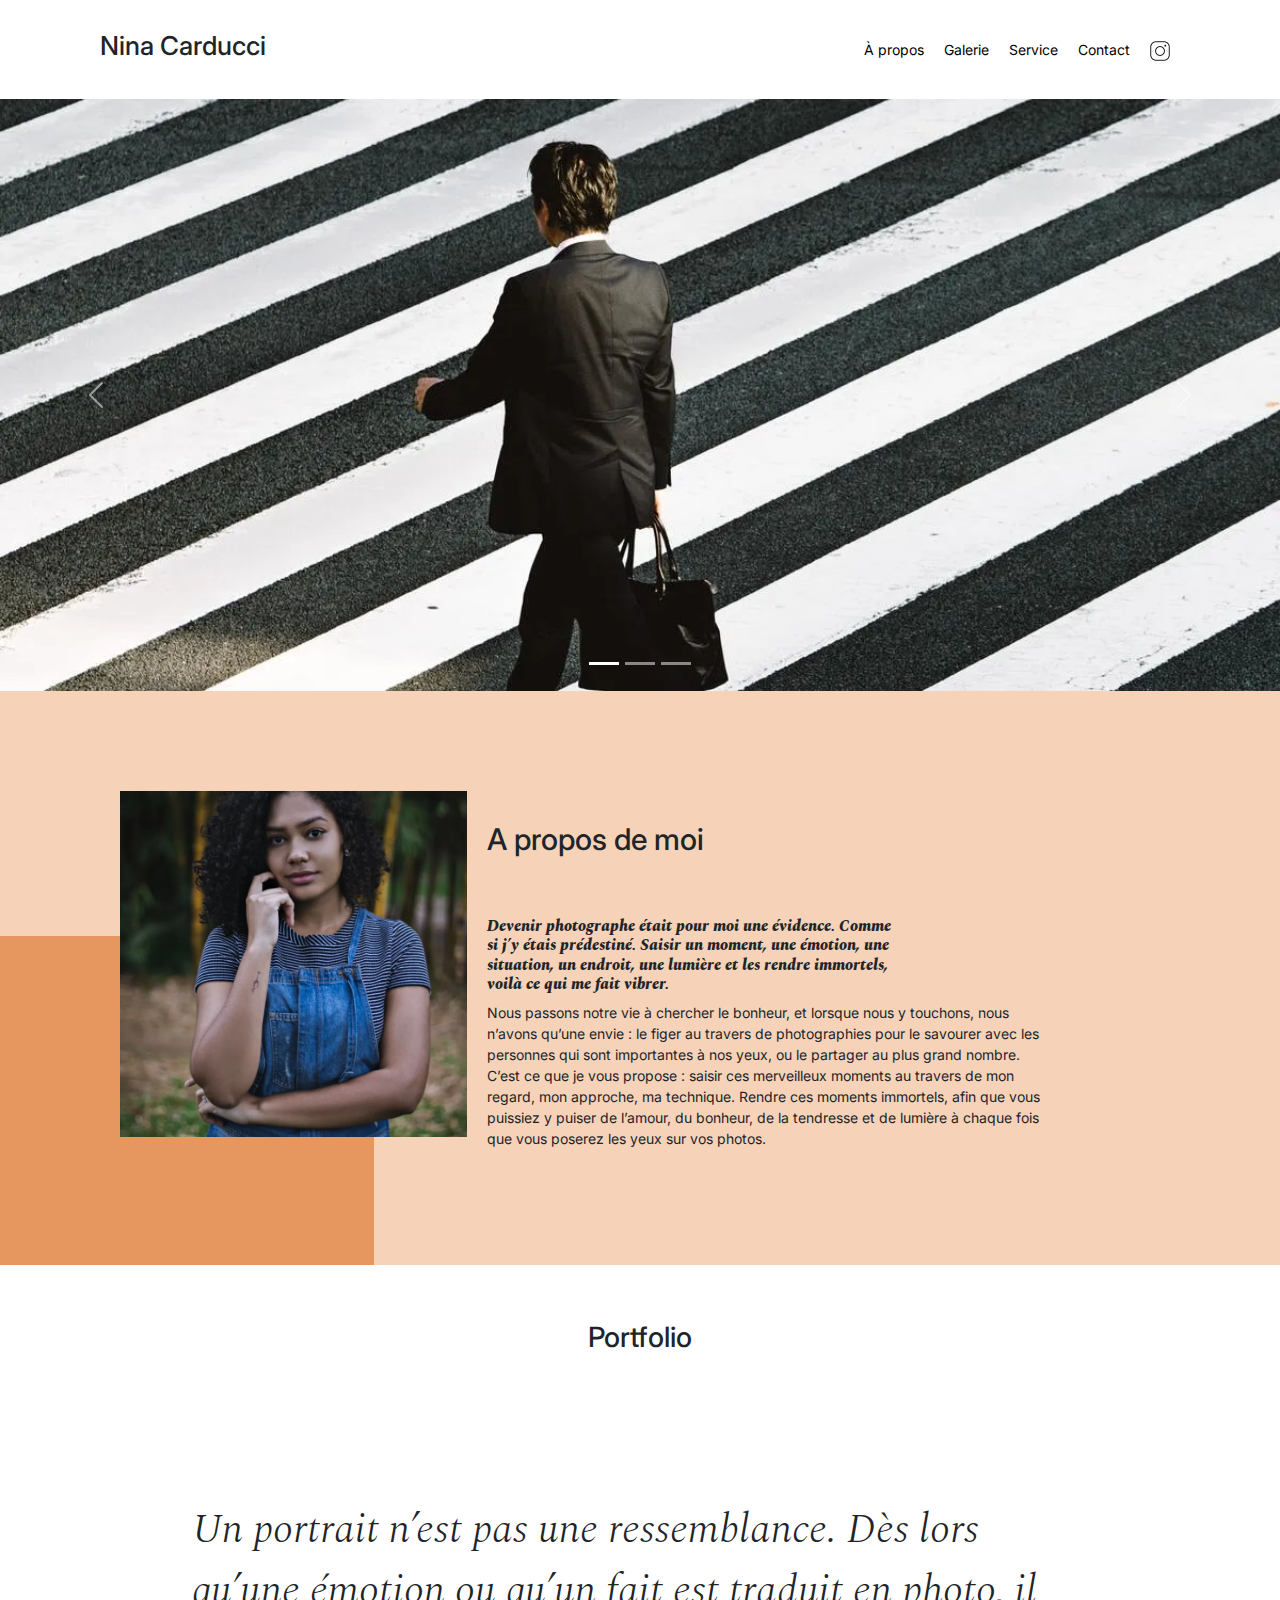
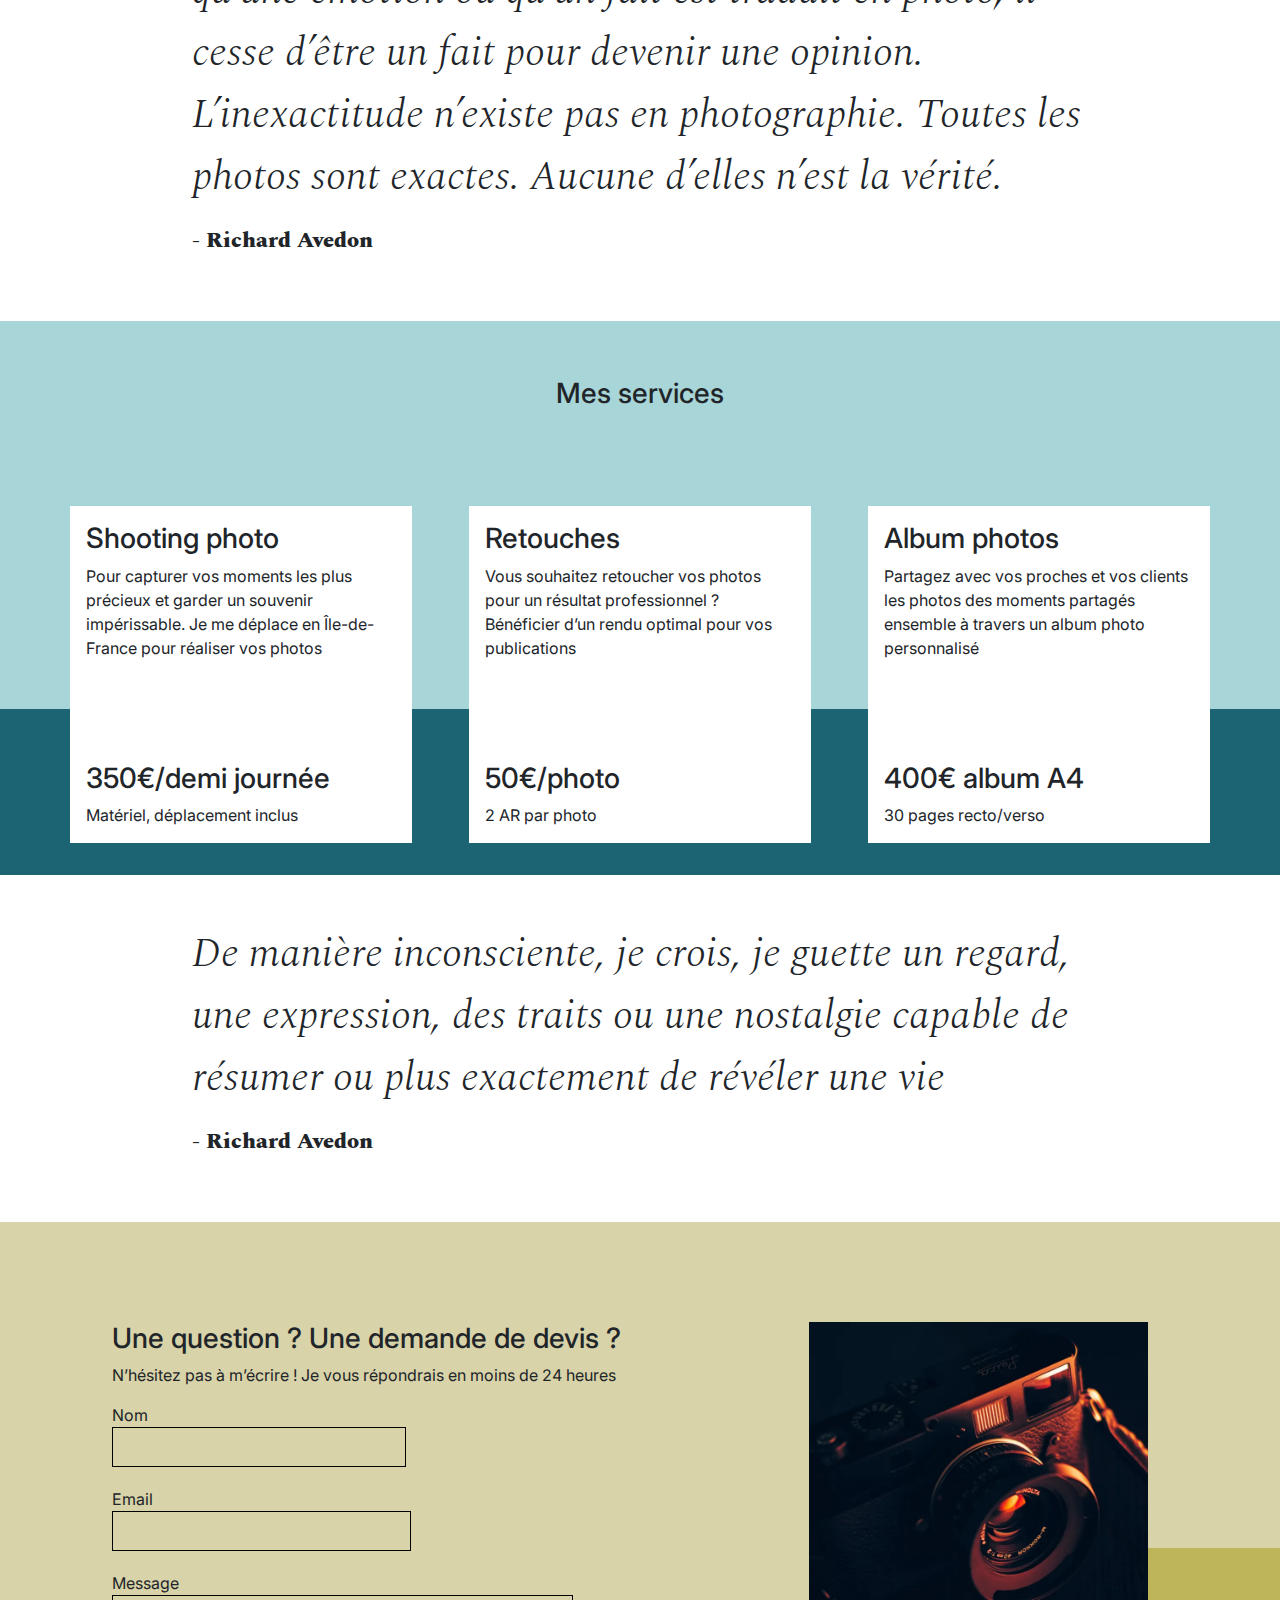
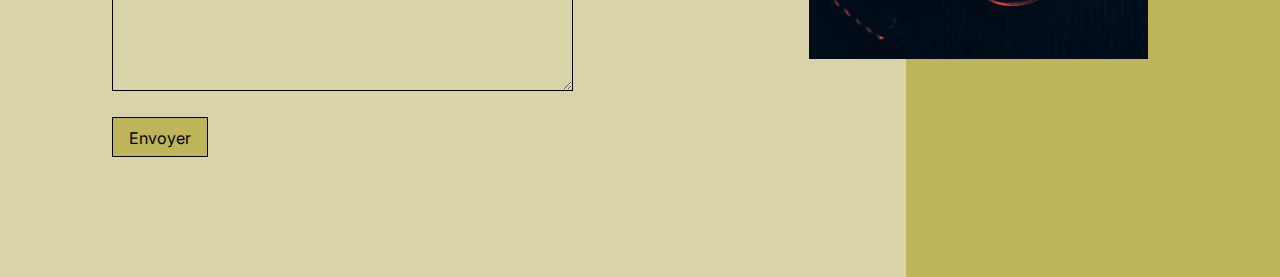
<file: index.html>
<!DOCTYPE html>
<html lang="fr">
  <head>
    <meta charset="UTF-8" />
    <meta name="viewport" content="width=device-width, initial-scale=1.0" />
    <meta
      name="description"
      content="Capturer vos moments précieux avec passion. Photographe à Bordeaux,
     spécialisée en portraits, mariages et événements. Réservez votre séance photo !"
    />
    <meta name="robots" content="index, follow" />
    <meta name="author" content="Nina Carducci" />

    <!-- Open Graph Meta Tags -->
    <meta
      property="og:title"
      content="Nina Carducci - Photographe professionnelle"
    />
    <meta property="og:locale" content="fr_FR" />
    <meta property="og:type" content="website" />
    <meta
      property="og:url"
      content="https://mohamed197842.github.io/Projet-4-Nina-carducci/"
    />
    <meta property="og:author" content="Nina Carducci" />
    <meta
      property="og:description"
      content="Capturer vos moments les plus précieux avec créativité et passion. Photographe professionnelle située à Bordeaux, spécialisée dans les portraits, les mariages et les événements. Des images authentiques et intemporelles qui racontent votre histoire. Réservez votre séance photo dès maintenant !"
    />
    <meta
      property="og:image"
      content="https://mohamed197842.github.io/Projet-4-Nina-carducci/assets/images/images1200/nina.webp"
    />

    <!-- Twitter Card Meta Tags -->
    <meta name="twitter:card" content="summary_large_image" />
    <meta name="twitter:site" content="@NinaCarducci" />
    <meta name="twitter:creator" content="@nina Carducci" />
    <meta
      name="twitter:title"
      content="Nina Carducci - Photographe professionnelle"
    />
    <meta
      name="twitter:description"
      content="Capturer vos moments les plus précieux avec créativité et passion. Photographe professionnelle située à Bordeaux, spécialisée dans les portraits, les mariages et les événements. Des images authentiques et intemporelles qui racontent votre histoire. Réservez votre séance photo dès maintenant !"
    />
    <meta
      name="twitter:image:src"
      content="https://mohamed197842.github.io/Projet-4-Nina-carducci/assets/images/images1200/nina.webp"
    />
    <meta
      name="twitter:image:alt"
      content="Photo de la photographe Nina Carducci"
    />

    <script type="application/ld+json">
      {
        "@context": "https://schema.org",
        "@type": "LocalBusiness",
        "@id": "https://mohamed197842.github.io/Projet-4-Nina-carducci",
        "name": "Nina Carducci Photographe",
        "image": "https://mohamed197842.github.io/Projet-4-Nina-carducci/assets/images/images1200/nina.webp",
        "url": "https://mohamed197842.github.io/Projet-4-Nina-carducci",
        "telephone": "05 56 67 78 89",
        "address": {
          "@type": "PostalAddress",
          "streetAddress": "68 avenue Alsace-Lorraine",
          "addressLocality": "Bordeaux",
          "postalCode": "33200",
          "addressCountry": "FR"
        },
        "geo": {
          "@type": "GeoCoordinates",
          "latitude": 44.8465743,
          "longitude": -0.6065366999999999
        },
        "openingHoursSpecification": {
          "@type": "OpeningHoursSpecification",
          "dayOfWeek": ["Monday", "Tuesday", "Wednesday", "Thursday", "Friday"],
          "opens": "10:00",
          "closes": "19:00"
        }
      }
    </script>

    <link rel="stylesheet" href="./assets/bootstrap/bootstrap.min.css" />
    <link rel="stylesheet" href="assets/style.min.css" />

    <link rel="preconnect" href="https://fonts.googleapis.com" />
    <link rel="preconnect" href="https://fonts.gstatic.com" crossorigin />
    <link
      href="https://fonts.googleapis.com/css2?family=Inter&family=Spectral:ital,wght@0,400;1,300;1,400;1,800&display=swap"
      rel="stylesheet"
    />
    <link
      rel="preload"
      href="assets/images/Slider.webp/ryoji-iwata-wUZjnOv7t0g-unsplash.webp"
      as="image"
    />

    <title>Nina Carducci / Photographe</title>
  </head>

  <body>
    <header>
      <h1 class="name">Nina Carducci</h1>
      <nav>
        <ul>
          <li><a href="#about">À propos</a></li>
          <li><a href="#gallery">Galerie</a></li>
          <li><a href="#services">Service</a></li>
          <li><a href="#contact">Contact</a></li>
          <li>
            <a
              class="social-link"
              href="https://www.instagram.com/ninacarducci.photo/?hl=fr"
              target="_blank"
            >
              <img src="assets/images/instagram.png" alt="logo instagram" />
            </a>
          </li>
        </ul>
      </nav>
    </header>

    <main>
      <div
        id="carouselExampleIndicators"
        class="carousel slide"
        data-bs-ride="carousel"
      >
        <div class="carousel-indicators">
          <button
            type="button"
            data-bs-target="#carouselExampleIndicators"
            data-bs-slide-to="0"
            class="active"
            aria-current="true"
            aria-label="Slide 1"
          ></button>
          <button
            type="button"
            data-bs-target="#carouselExampleIndicators"
            data-bs-slide-to="1"
            aria-label="Slide 2"
          ></button>
          <button
            type="button"
            data-bs-target="#carouselExampleIndicators"
            data-bs-slide-to="2"
            aria-label="Slide 3"
          ></button>
        </div>
        <div class="carousel-inner">
          <picture class="carousel-item active">
            <source
              srcset="
                assets/images/images500.webp/ryoji-iwata-wUZjnOv7t0g-unsplash.webp   500w,
                assets/images/images800.webp/ryoji-iwata-wUZjnOv7t0g-unsplash.webp   800w,
                assets/images/images1200.webp/ryoji-iwata-wUZjnOv7t0g-unsplash.webp 1200w,
                assets/images/images1800.webp/ryoji-iwata-wUZjnOv7t0g-unsplash.webp 1800w
              "
              sizes="(max-width: 500px) 500px,
                     (max-width: 800px) 800px,
                     (max-width: 1200px) 1200px,
                     (max-width: 1800px) 1200px,
                     (min-width: 1800px) 1800px"
              type="image/webp"
            />
            <img
              src="assets/images/Slider.webp/ryoji-iwata-wUZjnOv7t0g-unsplash.webp"
              height="auto"
              class="d-block w-100"
              alt="photo d'un homme d'affaire marchant dans la rue"
            />
          </picture>
          <picture class="carousel-item">
            <source
              srcset="
                assets/images/images500.webp/nicholas-green-nPz8akkUmDI-unsplash.webp   500w,
                assets/images/images800.webp/nicholas-green-nPz8akkUmDI-unsplash.webp   800w,
                assets/images/images1200.webp/nicholas-green-nPz8akkUmDI-unsplash.webp 1200w,
                assets/images/images1800.webp/nicholas-green-nPz8akkUmDI-unsplash.webp 1800w
              "
              sizes="(max-width: 500px) 500px,
                     (max-width: 800px) 800px,
                     (max-width: 1200px) 1200px,
                     (max-width: 1800px) 1800px"
              type="image/webp"
            />
            <img
              src="assets/images/Slider.webp/nicholas-green-nPz8akkUmDI-unsplash.webp"
              height="auto"
              class="d-block w-100"
              alt="photo de personnes qui assistent a un match"
            />
          </picture>
          <picture class="carousel-item">
            <source
              srcset="
                assets/images/images500.webp/edward-cisneros-3_h6-1NPDGw-unsplash.webp   500w,
                assets/images/images800.webp/edward-cisneros-3_h6-1NPDGw-unsplash.webp   800w,
                assets/images/images1200.webp/edward-cisneros-3_h6-1NPDGw-unsplash.webp 1200w,
                assets/images/images1800.webp/edward-cisneros-3_h6-1NPDGw-unsplash.webp 1800w
              "
              sizes="(max-width: 500px) 500px,
                     (max-width: 800px) 800px,
                     (max-width: 1200px) 1200px,
                     (max-width: 1800px) 1800px"
              type="image/webp"
            />
            <img
              src="assets/images/Slider.webp/edward-cisneros-3_h6-1NPDGw-unsplash.webp"
              height="auto"
              class="d-block w-100"
              alt="photo de marriés qui dans au milieu de leurs invités"
            />
          </picture>
        </div>
        <button
          class="carousel-control-prev"
          type="button"
          data-bs-target="#carouselExampleIndicators"
          data-bs-slide="prev"
        >
          <span class="carousel-control-prev-icon" aria-hidden="true"></span>
          <span class="visually-hidden">Previous</span>
        </button>
        <button
          class="carousel-control-next"
          type="button"
          data-bs-target="#carouselExampleIndicators"
          data-bs-slide="next"
        >
          <span class="carousel-control-next-icon" aria-hidden="true"></span>
          <span class="visually-hidden">Next</span>
        </button>
      </div>

      <section id="about">
        <div class="picture left">
          <img
            src="assets/images/images800.webp/nina.webp"
            height="auto"
            alt="Photo de la photographe Nina Carducci"
          />
        </div>

        <div id="about-me">
          <h2 class="about-me__title">A propos de moi</h2>
          <h3 class="about-me__introduction">
            Devenir photographe était pour moi une évidence. Comme si j’y étais
            prédestiné. Saisir un moment, une émotion, une situation, un
            endroit, une lumière et les rendre immortels, voilà ce qui me fait
            vibrer.
          </h3>
          <p>
            Nous passons notre vie à chercher le bonheur, et lorsque nous y
            touchons, nous n’avons qu’une envie : le figer au travers de
            photographies pour le savourer avec les personnes qui sont
            importantes à nos yeux, ou le partager au plus grand nombre. C’est
            ce que je vous propose : saisir ces merveilleux moments au travers
            de mon regard, mon approche, ma technique. Rendre ces moments
            immortels, afin que vous puissiez y puiser de l’amour, du bonheur,
            de la tendresse et de lumière à chaque fois que vous poserez les
            yeux sur vos photos.
          </p>
        </div>
      </section>
      <section id="gallery">
        <h3 class="title">Portfolio</h3>
        <div class="container py-3">
          <div class="gallery" style="display: none">
            <img
              data-gallery-tag="Concert"
              class="gallery-item"
              src="./assets/images/images800.webp/aaron-paul-wnX-fXzB6Cw-unsplash.webp"
              height="auto"
              alt="photo d'une foule dans un concert"
            />
            <img
              data-gallery-tag="Entreprises"
              class="gallery-item"
              src="./assets/images/images800.webp/ali-morshedlou-WMD64tMfc4k-unsplash.webp"
              height="auto"
              alt="photo d'un homme d'affaire en costume"
            />
            <img
              data-gallery-tag="Entreprises"
              class="gallery-item"
              src="./assets/images/images800.webp/jason-goodman-tHO1_OuKbg0-unsplash.webp"
              height="auto"
              alt="photo de travail en equipe dans un bureau"
            />
            <img
              data-gallery-tag="Mariages"
              class="gallery-item"
              src="./assets/images/images800.webp/hannah-busing-RvF2R_qMpRk-unsplash.webp"
              height="auto"
              alt="photo de marrié ce tenant les mains"
            />
            <img
              data-gallery-tag="Portrait"
              class="gallery-item"
              src="./assets/images/images800.webp/ade-tunji-rVkhWWZFAtQ-unsplash.webp"
              height="auto"
              alt="portrait d'un homme"
            />
            <img
              data-gallery-tag="Mariages"
              class="gallery-item"
              src="./assets/images/images800.webp/jakob-owens-SiniLJkXhMc-unsplash.webp"
              height="auto"
              alt="photo d'un couple durant leurs mariages"
            />
            <img
              data-gallery-tag="Portrait"
              class="gallery-item"
              src="./assets/images/images800.webp/nino-van-prattenburg--443cl1uR_8-unsplash.webp"
              height="auto"
              alt="portrait d'une femme"
            />
            <img
              data-gallery-tag="Concert"
              class="gallery-item"
              src="./assets/images/images800.webp/austin-neill-hgO1wFPXl3I-unsplash.webp"
              height="auto"
              alt="photo d'un artiste en concert"
            />
            <img
              data-gallery-tag="Entreprises"
              class="gallery-item"
              src="./assets/images/images800.webp/mateus-campos-felipe-Fsgzm8N0hIY-unsplash.webp"
              height="auto"
              alt="Photo d'une femme qui rit au travail"
            />
          </div>
        </div>
        <div class="quote">
          <figure>
            <blockquote>
              <p class="quote__text">
                Un portrait n’est pas une ressemblance. Dès lors qu’une émotion
                ou qu’un fait est traduit en photo, il cesse d’être un fait pour
                devenir une opinion. L’inexactitude n’existe pas en
                photographie. Toutes les photos sont exactes. Aucune d’elles
                n’est la vérité.
              </p>
            </blockquote>
            <figcaption class="quote__author">- Richard Avedon</figcaption>
          </figure>
        </div>
      </section>
      <div id="services">
        <h3 class="title">Mes services</h3>
        <div class="container">
          <div class="service">
            <div class="service__description">
              <h3>Shooting photo</h3>
              <p>
                Pour capturer vos moments les plus précieux et garder un
                souvenir impérissable. Je me déplace en Île-de-France pour
                réaliser vos photos
              </p>
            </div>
            <div class="service__price">
              <h3>350€/demi journée</h3>
              <span>Matériel, déplacement inclus</span>
            </div>
          </div>
          <div class="service">
            <div class="service__description">
              <h3>Retouches</h3>
              <p>
                Vous souhaitez retoucher vos photos pour un résultat
                professionnel ? Bénéficier d’un rendu optimal pour vos
                publications
              </p>
            </div>
            <div class="service__price">
              <h3>50€/photo</h3>
              <span>2 AR par photo</span>
            </div>
          </div>
          <div class="service">
            <div class="service__description">
              <h3>Album photos</h3>
              <p>
                Partagez avec vos proches et vos clients les photos des moments
                partagés ensemble à travers un album photo personnalisé
              </p>
            </div>
            <div class="service__price">
              <h3>400€ album A4</h3>
              <span>30 pages recto/verso</span>
            </div>
          </div>
        </div>
      </div>
      <div class="quote">
        <figure>
          <blockquote>
            <p class="quote__text">
              De manière inconsciente, je crois, je guette un regard, une
              expression, des traits ou une nostalgie capable de résumer ou plus
              exactement de révéler une vie
            </p>
          </blockquote>
          <figcaption class="quote__author">- Richard Avedon</figcaption>
        </figure>
      </div>
    </main>
    <footer id="contact">
      <div class="container">
        <div class="form-container">
          <h3>Une question ? Une demande de devis ?</h3>
          <p>
            N’hésitez pas à m’écrire ! Je vous répondrais en moins de 24 heures
          </p>
          <form action="" method="post">
            <div>
              <label for="nom">Nom</label>
              <input
                type="text"
                name="nom"
                id="nom"
                required
                aria-required="true"
              />
            </div>
            <div>
              <label for="email">Email</label>
              <input
                type="email"
                name="email"
                id="email"
                required
                aria-required="true"
              />
            </div>
            <div>
              <label for="message">Message</label>
              <textarea
                name="message"
                id="message"
                cols="30"
                rows="10"
                required
                aria-required="true"
              ></textarea>
            </div>
            <div>
              <input type="submit" value="Envoyer" />
            </div>
          </form>
        </div>
        <div class="picture right">
          <img
            src="assets/images/images800.webp/camera.webp"
            height="auto"
            alt="Photo d'un appareil photo"
          />
        </div>
      </div>
    </footer>
    <!-- JavaScript files -->
    <script
      src="https://code.jquery.com/jquery-3.4.1.min.js"
      integrity="sha256-CSXorXvZcTkaix6Yvo6HppcZGetbYMGWSFlBw8HfCJo="
      crossorigin="anonymous"
    ></script>
    <script src="./assets/bootstrap/bootstrap.bundle.min.js"></script>
    <script src="./assets/scripts.js" defer></script>
    <script src="./assets/maugallery.min.js" defer></script>
  </body>
</html>
</file>
<file: assets/style.min.css>
body {
  max-width: 1920px;
  margin: auto;
}
* {
  font-family: "Inter";
  font-style: normal;
}
header {
  background-color: #fff;
  position: sticky;
  top: 0;
  z-index: 1000;
  display: flex;
  justify-content: space-between;
  padding-inline: 100px;
  padding-block: 30px;
  align-items: center;
}
header .name {
  font-size: 26px;
}
nav ul {
  display: flex;
  list-style-type: none;
  font-size: 14px;
  margin-bottom: 0;
}
nav li {
  padding-inline: 10px;
}
nav a {
  text-decoration: none;
  color: #000;
}
.social-link img {
  width: 20px;
}
#about {
  display: flex;
  background-color: #f6d2b8;
  padding-inline: 100px;
  padding-block: 100px;
  position: relative;
}
.picture.left::before {
  content: " ";
  background-color: #e5975f;
  width: 374px;
  height: 329px;
  position: absolute;
  bottom: 0;
  left: 0;
  z-index: -1;
}
.picture {
  flex: 1;
  margin: 0 20px;
  z-index: 0;
}
.picture img {
  width: 100%;
  height: auto;
}
#about-me {
  flex: 2;
}
.about-me__title {
  margin-top: 1em;
  margin-bottom: 60px;
  font-size: 30px;
}
.about-me__introduction {
  font-family: "Spectral";
  font-weight: 800;
  font-style: italic;
  width: 60%;
  font-size: 16px;
}
#about-me p {
  width: 80%;
  font-size: 14px;
}
.title {
  text-align: center;
  padding-block: 2em;
}
.gallery .nav {
  justify-content: center;
}
.nav-pills .nav-link.active,
.nav-pills .show > .nav-link {
  color: black;
  background-color: #beb45a;
  border-radius: 0px;
}
.nav-pills .nav-link {
  color: #000;
  cursor: pointer;
  border-radius: 0px;
}

.item-column {
  position: relative;
  margin-bottom: 0 !important;
  padding: 0;
}
.item-column::after {
  content: "";
  display: block;
  padding-bottom: 100%;
}
.gallery-item {
  position: absolute;
  width: 100%;
  height: 100%;
  object-fit: cover;
  padding: 0.5em;
}
.mg-prev,
.mg-next {
  width: 30px;
  height: 30px;
  border-radius: 0%;
  justify-content: center;
  align-items: center;
  display: flex;
  font-size: 24px;
}
.quote {
  font-family: "Spectral";
  font-style: italic;
  width: 70%;
  margin: auto;
  padding-block: 3em;
}
.quote__text {
  font-family: Spectral;
  font-style: italic;
  font-weight: 300;
  font-size: calc(1.375rem + 1.5vw);
}
.quote__author {
  font-family: Spectral;
  font-weight: 800;
  font-size: 22px;
}
#services {
  margin: auto;
  background-color: #a8d5d8;
  position: relative;
}
#services .container::before {
  content: " ";
  background-color: #1c6474;
  position: absolute;
  width: 100%;
  height: 30%;
  bottom: 0;
  left: 0;
  z-index: 0;
}
#services .container {
  justify-content: space-between;
  display: flex;
  padding: 2em 0;
}
.service {
  background-color: #fff;
  max-width: 390px;
  width: 30%;
  height: 337px;
  padding: 1em;
  display: flex;
  flex-direction: column;
  justify-content: space-between;
  z-index: 1;
}
#contact {
  margin: auto;
  background-color: #d8d3a8;
  position: relative;
  padding-inline: 100px;
  padding-block: 100px;
}
#contact .container {
  display: flex;
}
.picture.right::before {
  content: " ";
  background-color: #beb45a;
  width: 374px;
  height: 329px;
  position: absolute;
  bottom: 0;
  right: 0;
  z-index: -1;
}
.form-container {
  flex: 2;
}
form {
  display: flex;
  flex-direction: column;
  width: 70%;
  align-items: flex-start;
}
form input {
  width: 100%;
  background-color: #fff0;
  border: solid 1px;
  height: 2.5em;
  margin-bottom: 20px;
}
form textarea {
  width: 100%;
  background-color: #fff0;
  border: solid 1px;
  height: 5em;
  line-height: 2.5em;
  font-size: 1.2em;
  margin-bottom: 20px;
}
input[type="submit"] {
  background-color: #beb45a;
  padding: 0.5em 1em;
}
@media all and (max-width: 1180px) {
  .picture {
    flex: 2;
  }
  #about,
  #contact .container {
    align-items: center;
  }
  .about-me__title {
    margin-top: 0;
    margin-bottom: 1em;
  }
  #about-me h3,
  #about-me p {
    width: 100%;
  }
}
@media all and (max-width: 1000px) {
  #about {
    flex-direction: column;
  }
  .picture {
    width: 50%;
  }
  .picture.left::before {
    width: 100%;
    height: 30%;
    position: absolute;
    bottom: auto;
    top: 0;
    left: 0;
    z-index: -1;
  }
  .about-me__title {
    text-align: center;
    margin-top: 1em;
  }
  #services .container {
    flex-direction: column;
  }
  .service {
    width: 100%;
    max-width: 100%;
    height: auto;
    margin: 2em 0;
  }
  .service__description {
    margin-bottom: 1em;
  }
  #services .container::before {
    width: 30%;
    height: 100%;
    bottom: 0;
    right: 0;
    left: auto;
    z-index: 0;
  }
  #contact .container {
    flex-direction: column;
  }
  #contact .picture.right {
    margin-top: 1em;
  }
  .picture.right::before {
    width: 100%;
    height: 30%;
    position: absolute;
    bottom: 0;
    right: 0;
    z-index: -1;
  }
}
@media all and (max-width: 650px) {
  .top-header {
    flex-direction: column;
    padding-inline: 0;
  }
  .top-header .nav,
  .top-header .nav ul {
    width: 100%;
    padding: 0 0 0 0;
  }
  .top-header .nav li {
    flex: 1;
    padding-block: 1em;
    text-align: center;
  }
  .picture.left::before,
  .picture.right::before {
    height: 150px;
  }
  #services .container {
    align-items: center;
  }
  .service {
    max-width: 90%;
  }
  #about,
  #contact {
    padding-inline: 2em;
    padding-block: 2em;
  }
  form {
    width: 100%;
  }
  .picture {
    width: 80%;
  }
}
</file>
